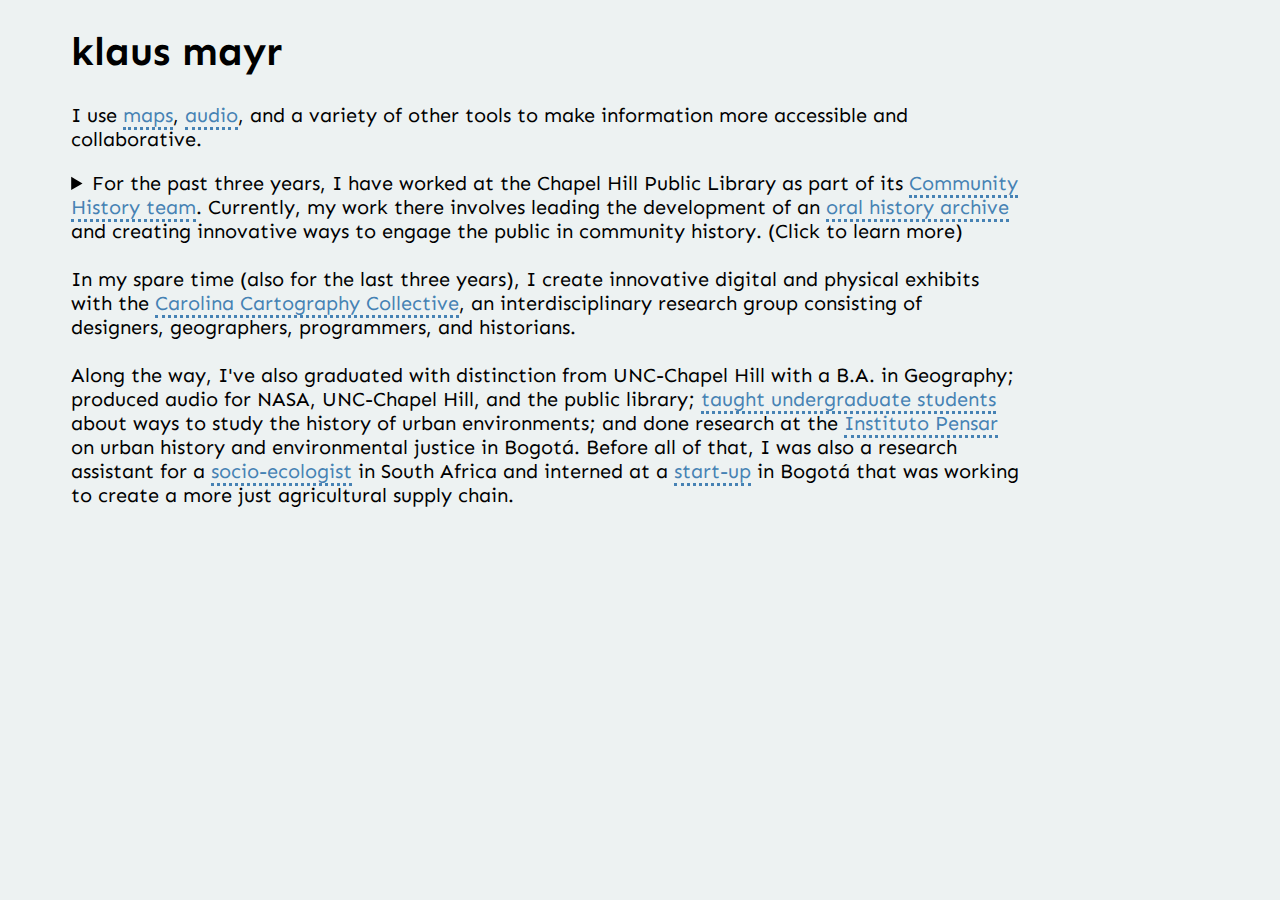
<file: index.html>
<!DOCTYPE html>
<html lang="en">
  <head>
    <meta charset="utf-8" />
    <meta name="robots" content="noindex">
    <meta name="googlebot" content="noindex">
    <meta name="viewport" content="width=device-width, initial-scale=1" />
    <link rel="stylesheet" href="https://fonts.googleapis.com/css?family=Sen">
    <link rel="stylesheet" href="css/style.css"/>
    <title>klaus mayr</title>
    <!-- Global site tag (gtag.js) - Google Analytics -->
    <script async src="https://www.googletagmanager.com/gtag/js?id=G-RFP5N4TYWF"></script>
    <script>
      window.dataLayer = window.dataLayer || [];
      function gtag(){dataLayer.push(arguments);}
      gtag('js', new Date());

      gtag('config', 'G-RFP5N4TYWF');
    </script>

  </head>
  <body>
    <a class="head" href="https://klausmayr.github.io/"><h1>klaus mayr</h1></a>
    
    <div class="container">
        
        <p>I use <a href="pages/maps.html">maps</a>, <a href="pages/audio.html">audio</a>, and a variety of other tools to make information more accessible and collaborative.

            <br>
            <details>
                <summary>For the past three years, I have worked at the Chapel Hill Public Library as part of its <a href="https://chapelhillhistory.org/">Community History team</a>. Currently, my work there involves
                leading the development of an <a href="https://chapelhillhistory.org/pandemic-stories/">oral history archive</a> and creating innovative ways to engage the public in community history. (Click to learn more)</summary>
                <p>
                    Check out some of the projects I have worked on:
                    <ul>
                        <li>
                            I was part of the team that started the <a href="https://recollectingchapelhill.fireside.fm/"><i>Re/Collecting Chapel Hill Podcast</i></a>.
                            I led production for several of the episodes and provided editing and research support on most of the others. 
                        </li>
                        <li>
                            I created videos, did research, and helped design and
                            put together the <a href="https://chapelhillhistory.org/i-was-still-singing/"><i>I Was Still Singing</i> Exhibit</a> in 2020.
                        </li>
                        <li>
                            I converted a rotary phone replica into a voice recorder and audio player using a Raspberry Pi. When a users picks up the phone, it plays
                            a prompt that we upload to it, records the users message, and then uploads the recording to our Dropbox for easy access and sustainable use.
                            <br><a href="https://www.dropbox.com/s/2lqmh6i943xp8rl/phone-demo.mov?dl=0">Here</a> is a demo and <a href="https://chapelhillpubliclibrary.org/tarred-healing/#:~:text=This%20photo%20series%2C%20a%20combination,a%20vessel%20for%20self%2Dhealing.">here</a> is the exhibit it is currently being used for.
                            <br><br>
                            The device runs off of a Python code and a few shell scripts (<a href="https://github.com/klausmayr/rpiPhoneRecorder">source code</a>). I'm working on making it very easy to replicate so that it can be utilized by other organizations.
                        </li>
                        
                    </ul>
                </p>
            </details>
            
            <br>

            In my spare time (also for the last three years), I create innovative digital and physical exhibits with the <a href="https://carolinacartography.org/">Carolina Cartography Collective</a>, an
            interdisciplinary research group consisting of designers, geographers, programmers, and historians.

            <br><br>

            Along the way, I've also graduated with distinction from UNC-Chapel Hill with a B.A. in Geography; produced audio for NASA, UNC-Chapel Hill, and the public library;
            <a href="https://docs.google.com/document/d/15QaQPGT-pbRKc3ELNOt2nasepdGZtaHWpAEtnHsAY54/edit?usp=sharing">taught undergraduate students</a> about ways to study the history of urban environments; and done research at the <a href="https://institutopensar.javeriana.edu.co/">Instituto Pensar</a> on urban history
            and environmental justice in Bogotá. Before all of that, I was also a research assistant for a <a href="https://www.wits.ac.za/staff/academic-a-z-listing/t/waynetwinewitsacza/">socio-ecologist</a> in South Africa and interned at 
            a <a href="https://www.poverty-action.org/organization/agruppa">start-up</a> in Bogotá that was working to create a more just agricultural supply chain.

            <br><br>


        </div>
  </body>
</html>
</file>
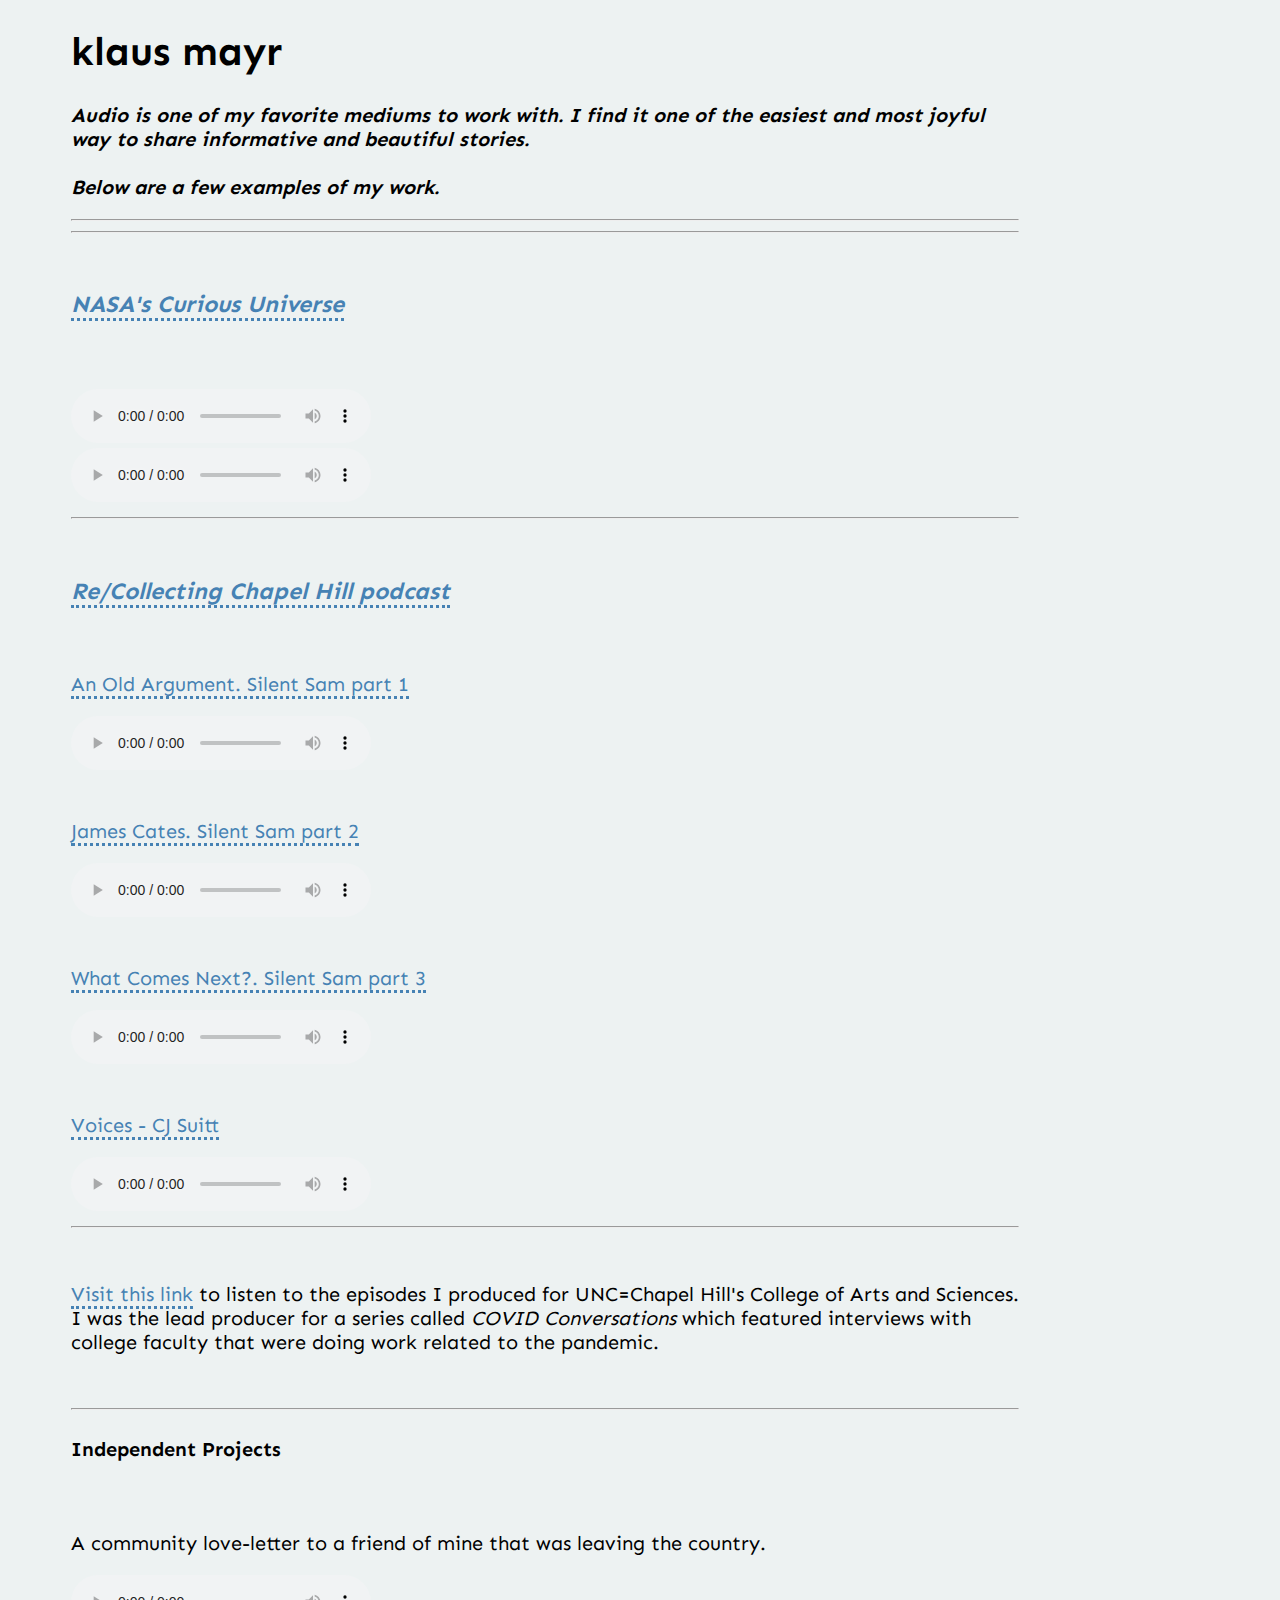
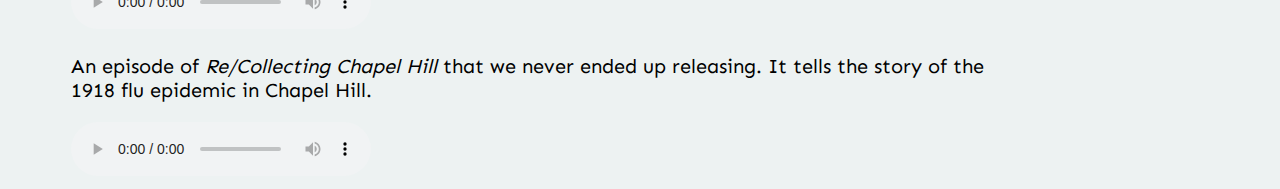
<file: pages/audio.html>
<!DOCTYPE html>
<html lang="en">
  <head>
    <meta charset="utf-8" />
    <meta name="robots" content="noindex">
    <meta name="googlebot" content="noindex">
    <meta name="viewport" content="width=device-width, initial-scale=1" />
    <link rel="stylesheet" href="https://fonts.googleapis.com/css?family=Sen">
    <link rel="stylesheet" href="../css/style.css"/>

    <title>klaus mayr</title>

  </head>
  <body>

    <a class="head" href="https://klausmayr.github.io/"><h1>klaus mayr</h1></a>

    
    <div class="container">
        <p><b><i>Audio is one of my favorite mediums to work with. I find it one of the easiest and most joyful way to share informative and beautiful stories.
            <br><br>Below are a few examples of my work.
        </i></b>
    
    </p>
        <hr><hr>
        <br>

        <h3><a href="https://www.nasa.gov/curiousuniverse"><i>NASA's Curious Universe</i></a></h3>
        <br><br>
        <audio
        controls
        src="https://s3.us-east-1.wasabisys.com/personal-website/curiousuniverse_mars.mp3">
            Your browser does not support the
            <code>audio</code> element.
        </audio>
        <br>
        <audio
        controls
        src="https://s3.us-east-1.wasabisys.com/personal-website/NASA-MarsTeaserTrailer.mp3">
            Your browser does not support the
            <code>audio</code> element.
        </audio>
        
        <hr>

        <br>
        <h3><a href="https://recollectingchapelhill.fireside.fm/"><i>Re/Collecting Chapel Hill podcast</i></a><br></h3>
        <br>
        <p><a href="https://recollectingchapelhill.fireside.fm/an-old-argument">An Old Argument. Silent Sam part 1</a></p>
        
        <audio
            controls
            src="https://s3.us-east-1.wasabisys.com/personal-website/rc_sam1.mp3">
                Your browser does not support the
                <code>audio</code> element.
        </audio>
        <br>
        <br>
        <p><a href="https://recollectingchapelhill.fireside.fm/james-cates">James Cates. Silent Sam part 2</a></p>
        
        <audio
            controls
            src="https://s3.us-east-1.wasabisys.com/personal-website/rc_sam2.mp3">
                Your browser does not support the
                <code>audio</code> element.
        </audio>
        <br>
        <br>
      <p><a href="https://recollectingchapelhill.fireside.fm/what-comes-next">What Comes Next?. Silent Sam part 3</a></p>
        
        <audio
            controls
            src="https://media.fireside.fm/file/fireside-audio/podcasts/audio/e/e42ad01e-60b7-4ebc-ac65-5a2b87c6d7d5/episodes/2/2213d848-a370-4a76-a2cb-a603eb62308f/2213d848-a370-4a76-a2cb-a603eb62308f.mp3">
                Your browser does not support the
                <code>audio</code> element.
        </audio>
        <br>
        <br>
        <p><a href="https://recollectingchapelhill.fireside.fm/cj-suitt">Voices - CJ Suitt</a></p>
        
        <audio
            controls
            src="https://s3.us-east-1.wasabisys.com/personal-website/rc_cjsuitt.mp3">
                Your browser does not support the
                <code>audio</code> element.
        </audio>
        <hr>
        <br>
        <p><a href="https://covidconversations.unc.edu/">Visit this link</a> to listen to the episodes I produced for UNC=Chapel Hill's College of Arts and Sciences.
        I was the lead producer for a series called <i>COVID Conversations</i> which featured interviews with
        college faculty that were doing work related to the pandemic.
        </p>
        <br>
        <hr>
        <h4>Independent Projects</h4>
        <br>
        <p>A community love-letter to a friend of mine that was leaving the country.</p>
        <audio
            controls
            src="https://s3.us-east-1.wasabisys.com/personal-website/LoveForClaire.mp3">
                Your browser does not support the
                <code>audio</code> element.
        </audio>
        <p>An episode of <i>Re/Collecting Chapel Hill</i> that we never ended up releasing.
        It tells the story of the 1918 flu epidemic in Chapel Hill.</p>
        <audio
        controls
        src="https://s3.us-east-1.wasabisys.com/personal-website/BonusEpSpanishFlumixdown.mp3">
            Your browser does not support the
            <code>audio</code> element.
        </audio>
        



        </div>
  </body>
</html>
</file>
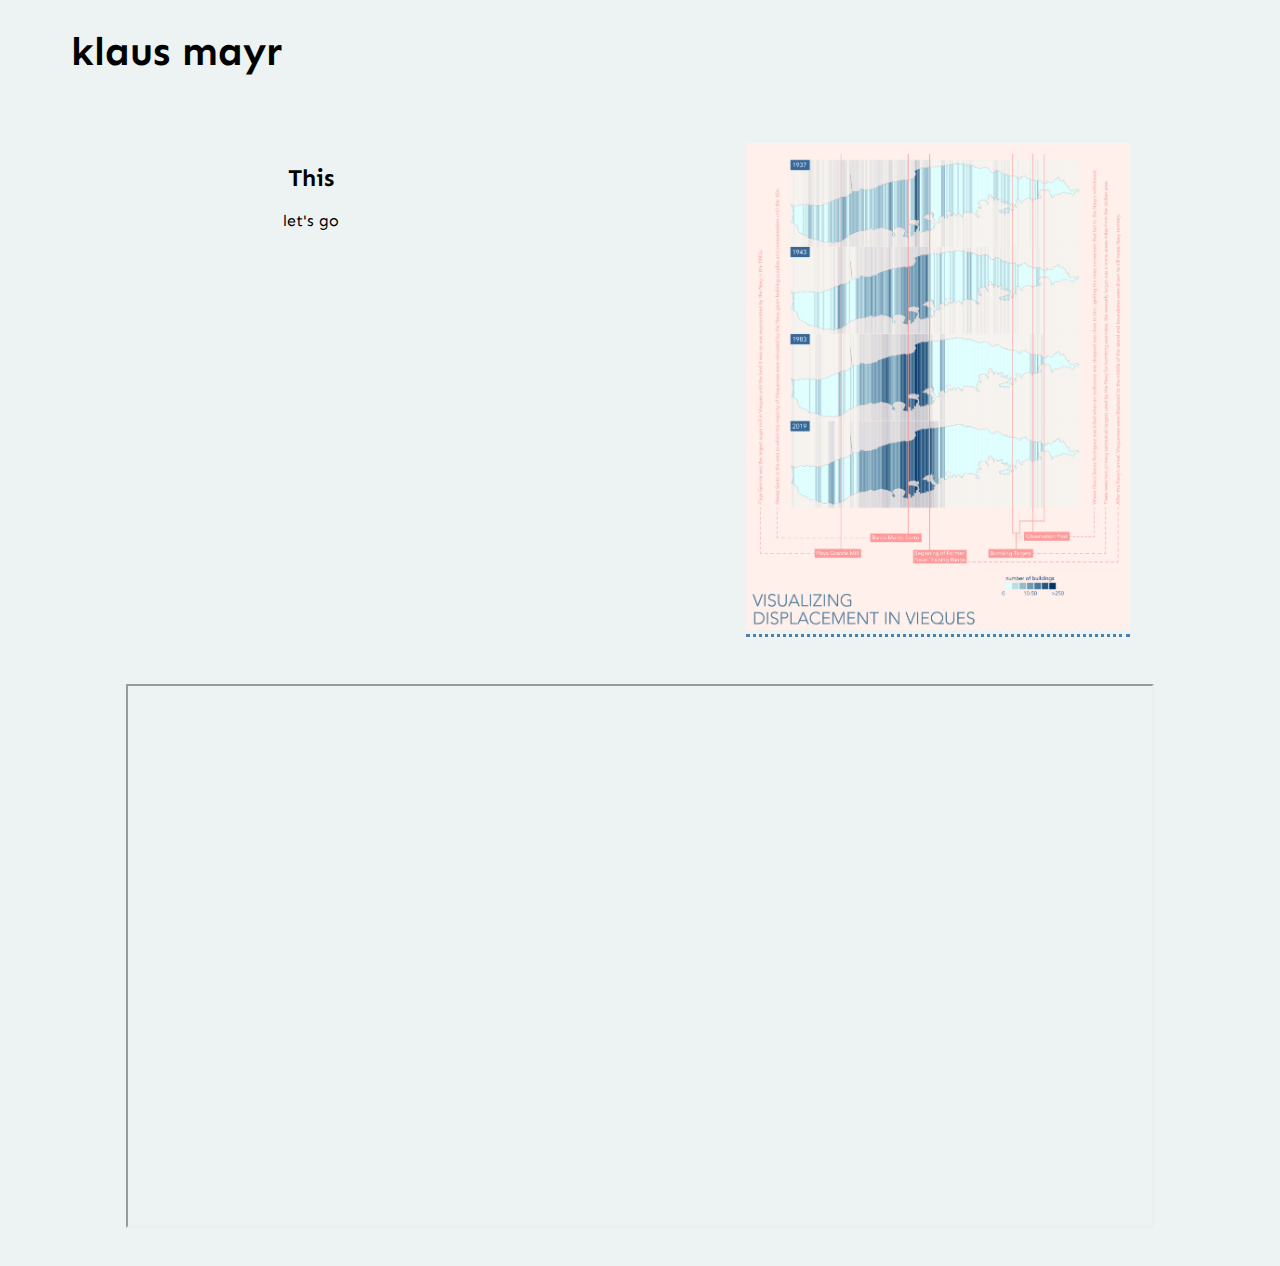
<file: pages/displacement.html>
<!DOCTYPE html>
<html lang="en">
  <head>
    <meta charset="utf-8" />
    <meta name="robots" content="noindex">
    <meta name="googlebot" content="noindex">
    <meta name="viewport" content="width=device-width, initial-scale=1" />
    <link rel="stylesheet" href="https://fonts.googleapis.com/css?family=Sen">
    <link rel="stylesheet" href="../css/style.css"/>
    <title>klaus mayr</title>
    <style>
        .item3 { grid-area: main; }
.item4 { grid-area: right; }
.item5 { grid-area: footer; }

.grid-container {
  display: grid;
  grid-template-areas:
    'header header header header header header'
    'main main main main right right'
    'footer footer footer footer footer footer';
  gap: 10px;
  padding: 10px;
}

.grid-container > div {
  text-align: center;
  padding: 20px 0;
}

.item4 img{
    width: 30vw
}

@media screen and (max-width: 900px){
    .grid-container{
        display:block
    }
    .item4 img{
    width: 90vw
}
}
    </style>

  </head>
  <body>

    <a class="head" href="https://klausmayr.github.io/"><h1>klaus mayr</h1></a>

    <div class="grid-container">
        <div class="item3">
            <h2>This</h2>
            <p>let's go</p>
        </div>
        <div class="item4">
            <a href="../images/displacement-graphic.jpg">
                <img src="../images/displacement-graphic.jpg">
            </a>
        </div>
        <div class="item5">
        <iframe src="https://klausmayr.github.io/vieques-displacement" title="Vieques Displacment"></iframe>
    </div>
    </div>
    

  </body>
</html>
</file>
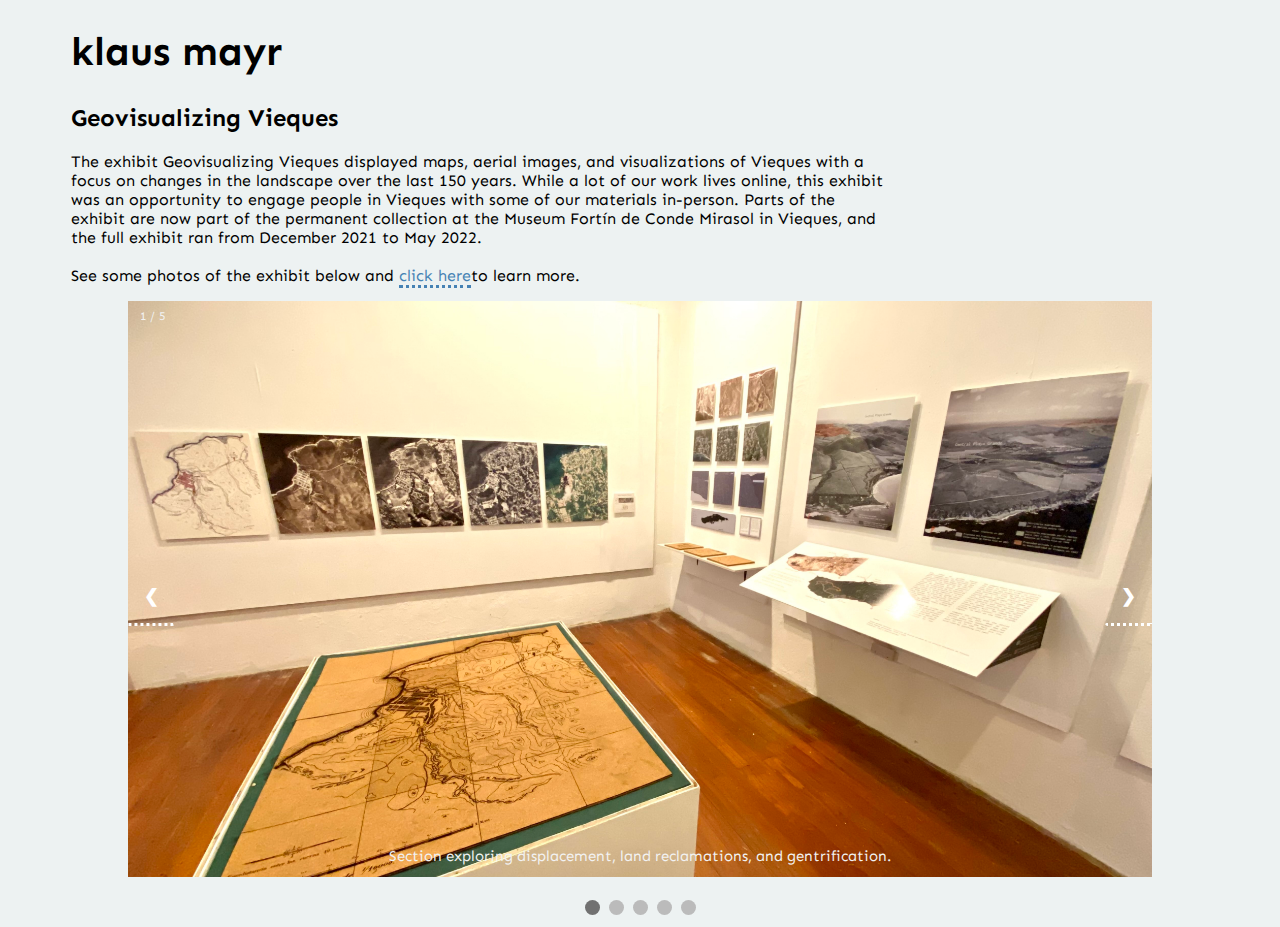
<file: pages/geovisualizing.html>
<!DOCTYPE html>
<html lang="en">
  <head>
    <meta charset="utf-8" />
    <meta name="robots" content="noindex">
    <meta name="googlebot" content="noindex">
    <meta name="viewport" content="width=device-width, initial-scale=1" />
    <link rel="stylesheet" href="https://fonts.googleapis.com/css?family=Sen">
    <link rel="stylesheet" href="../css/style.css"/>
    <style>
        * {box-sizing:border-box}

        /* Slideshow container */
        .slideshow-container {
        max-width: 80vw;
        position: relative;
        margin: auto;
        }

        /* Hide the images by default */
        .mySlides {
        display: none;
        }

        /* Next & previous buttons */
        .prev, .next {
        cursor: pointer;
        position: absolute;
        top: 50%;
        width: auto;
        margin-top: -22px;
        padding: 16px;
        color: white;
        font-weight: bold;
        font-size: 18px;
        transition: 0.6s ease;
        border-radius: 0 3px 3px 0;
        user-select: none;
        }

        /* Position the "next button" to the right */
        .next {
        right: 0;
        border-radius: 3px 0 0 3px;
        }

        /* On hover, add a black background color with a little bit see-through */
        .prev:hover, .next:hover {
        background-color: rgba(0,0,0,0.8);
        }

        /* Caption text */
        .text {
        color: #f2f2f2;
        font-size: 15px;
        padding: 8px 12px;
        position: absolute;
        bottom: 8px;
        width: 100%;
        text-align: center;
        }

        /* Number text (1/3 etc) */
        .numbertext {
        color: #f2f2f2;
        font-size: 12px;
        padding: 8px 12px;
        position: absolute;
        top: 0;
        }

        /* The dots/bullets/indicators */
        .dot {
        cursor: pointer;
        height: 15px;
        width: 15px;
        margin: 0 2px;
        background-color: #bbb;
        border-radius: 50%;
        display: inline-block;
        transition: background-color 0.6s ease;
        }

        .active, .dot:hover {
        background-color: #717171;
        }

        /* Fading animation */
        .fade {
        animation-name: fade;
        animation-duration: 1.5s;
        }

        @keyframes fade {
        from {opacity: .4}
        to {opacity: 1}
        }
    </style>
    <title>klaus mayr</title>

  </head>
  <body>

    <a class="head" href="https://klausmayr.github.io/"><h1>klaus mayr</h1></a>

        
        <h2 style="margin-left: 5%;">Geovisualizing Vieques</h2>
        <p style="margin-left: 5%; margin-right: 30%">The exhibit Geovisualizing Vieques displayed maps, aerial images, and visualizations of Vieques with a focus on changes in the landscape over the last 150 years.
            While a lot of our work lives online, this exhibit was an opportunity to engage people in Vieques with some of our materials in-person. Parts of the exhibit are now
            part of the permanent collection at the Museum Fortín de Conde Mirasol in Vieques, and the full exhibit ran from December 2021 to May 2022.
            <br><br>
            See some photos of the exhibit below and <a href="https://carolinacartography.org/geovisualizing-vieques/">click here</a>to learn more.
        
            
        </p>

        <!-- Slideshow container -->
        <div class="slideshow-container">

            <!-- Full-width images with number and caption text -->
            <div class="mySlides fade">
            <div class="numbertext">1 / 5</div>
            <img src="../images/exhibit-land.jpeg" style="width:100%">
            <div class="text">Section exploring displacement, land reclamations, and gentrification.</div>
            </div>
        
            <div class="mySlides fade">
            <div class="numbertext">2 / 5</div>
            <img src="../images/exhibit-military.jpeg" style="width:100%">
            <div class="text">Section exploring the impact of the Navy's training on the island.</div>
            </div>
        
            <div class="mySlides fade">
                <div class="numbertext">3 / 5</div>
                    <img src="../images/exhibit-obliques.jpeg" style="width:100%">
                <div class="text">Piece showing the changes in boundaries in Vieques<br>from a bird's-eye view.</div>
            </div>

            <div class="mySlides fade">
                <div class="numbertext">4 / 5</div>
                    <img src="../images/exhibit-1983.jpeg" style="width:100%">
                <div class="text">Craft station for visitors to engage with exhibit pieces.</div>
            </div>

            <div class="mySlides fade">
                <div class="numbertext">5 / 5</div>
                    <img src="../images/exhibit-pano.jpg" style="width:100%">
                <div class="text">Panorama of full exhibit.</div>
            </div>

        
            <!-- Next and previous buttons -->
            <a class="prev" onclick="plusSlides(-1)">&#10094;</a>
            <a class="next" onclick="plusSlides(1)">&#10095;</a>
        </div>
        <br>
        
        <!-- The dots/circles -->
        <div style="text-align:center">
            <span class="dot" onclick="currentSlide(1)"></span>
            <span class="dot" onclick="currentSlide(2)"></span>
            <span class="dot" onclick="currentSlide(3)"></span>
            <span class="dot" onclick="currentSlide(4)"></span>
            <span class="dot" onclick="currentSlide(5)"></span>
        </div>
  <script src="../js/slides.js"></script>

  </body>
</html>
</file>
<file: css/style.css>
:root {
    --color-bg: #edf2f2;
    --color-text-main: #000000;
    --image-max-width: 300px;
    --image-margin: 3rem;
    --font-family: "Sen";
    --font-family-header: "Sen";
}

body{
    background-color: var(--color-bg);
    font-family: var(--font-family);
}

h1{
    margin-left: 5%;
    font-size: 40px;
}

.container {
    font-family: var(--font-family);
    margin-left: 5%;
    margin-right: 20%;
    font-size: 20px;
}

.displacement {
    font-family: var(--font-family);
    font-size: 20px;
    justify-content: center;
    display: grid;
    grid-template-areas:
    'main main main right right right'
    'footer footer footer footer footer footer';
}

iframe{
    display: block;
    margin-left: auto;
    margin-right: auto;
    width: 80vw;
    height: 60vh;
}

.text { grid-area: main; }
.image { grid-area: right; }
.disp-map { grid-area: footer; }

.displacement img{
    display: block;
    margin-left: auto;
    margin-right: auto;
    width: 20vw;
}

.displacement img:hover{
    width: 80vw;
}

.maps {
    font-family: var(--font-family);
    margin-left: 5%;
    margin-right: 20%;
    font-size: 20px;
}

.maps li img {
    display: none;
  }

.maps li:hover img {
    display: block;
    position: fixed;
    right: 50px;
    top: 50px;
    width: calc(40vw - 50px);
    max-height: 80vh;
}

details p {
    margin-left: 10%
}
details ul {
    margin-left: 10%
}

summary:hover{
    background-color: rgb(223, 190, 118);
    color: white;
}

.head{
    background-color:none;
    text-decoration: none;
    color: black
}
.head:hover{
    background-color:none;
    text-decoration: none;
    color: black
}

a {
    color: #4682b4;
    border-bottom-style: dotted;
    text-decoration: none;
}

a:hover{
    background-color: #dfbe76;
    color: #ffffff;
}


@media screen and (max-width: 800px){
    .about {
        font-family: var(--font-family);
        margin-left: 5%;
        margin-right: 5%;
    }
    
  .maps li:hover img {
    display: none;
}
}
</file>
